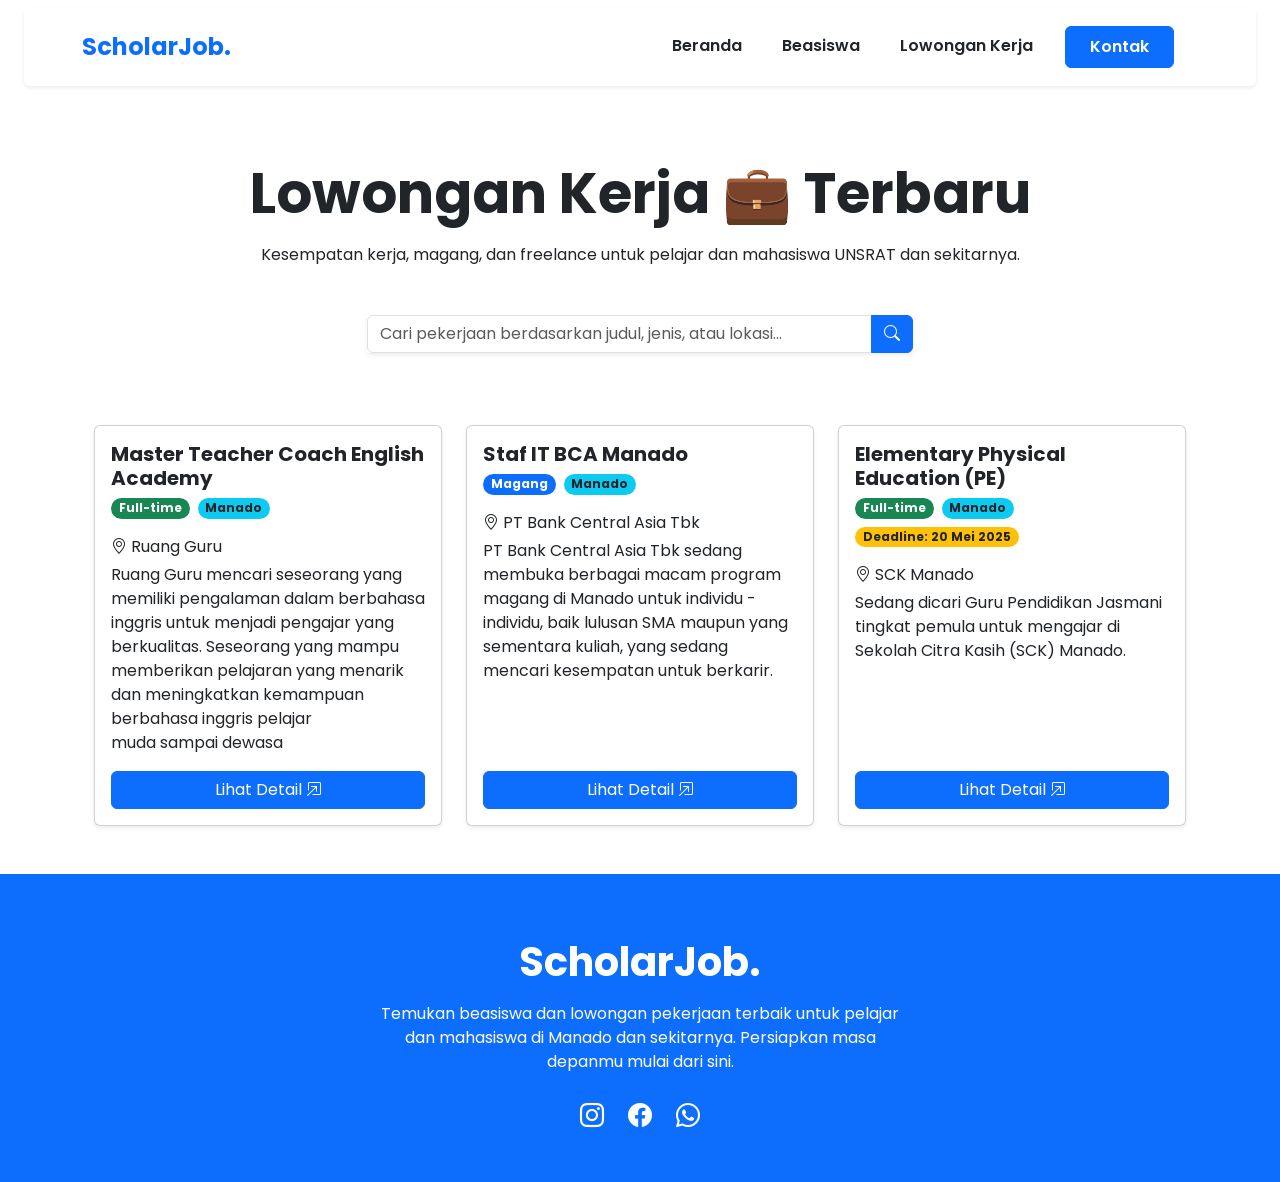
<file: job.html>
<!DOCTYPE html>
<html lang="id">
  <head>
    <meta charset="UTF-8" />
    <meta name="viewport" content="width=device-width, initial-scale=1.0" />
    <title>ScholarJob | Besiswa - Pekerjaan</title>

    <!-- Import Bootstrap CSS -->
    <link rel="stylesheet" href="css/bootstrap.min.css" />
    <link rel="stylesheet" href="css/style.css" />
    <link
      href="https://fonts.googleapis.com/css2?family=Poppins:wght@300;400;500;600;700&display=swap"
      rel="stylesheet"
    />
    <link
      href="https://cdn.jsdelivr.net/npm/bootstrap-icons@1.10.5/font/bootstrap-icons.css"
      rel="stylesheet"
    />

    <style>
      body {
        font-family: "Poppins", sans-serif;
      }
    </style>
  </head>
  <body>
    <!-- Navbar -->
    <nav
      class="navbar navbar-expand-md navbar-light bg-white shadow-sm fixed-top mx-3 mx-md-4 rounded mt-2 py-3"
    >
      <div class="container">
        <a
          class="navbar-brand fw-bold fs-4 text-primary hover-black"
          href="./index.html#home"
          >ScholarJob.</a
        >
        <button
          class="navbar-toggler"
          type="button"
          data-bs-toggle="collapse"
          data-bs-target="#navbarNav"
          aria-controls="navbarNav"
          aria-expanded="false"
          aria-label="Toggle navigation"
        >
          ☰
        </button>
        <div
          class="collapse navbar-collapse justify-content-md-end justify-content-center"
          id="navbarNav"
        >
          <ul class="navbar-nav">
            <li class="nav-item me-md-4">
              <a
                class="nav-link fw-semibold text-dark text-center hover-blue"
                href="./index.html#home"
                >Beranda</a
              >
            </li>
            <li class="nav-item me-md-4">
              <a
                class="nav-link fw-semibold text-dark text-center hover-blue"
                href="./index.html#beasiswa"
                >Beasiswa</a
              >
            </li>
            <li class="nav-item me-md-4">
              <a
                class="nav-link fw-semibold text-dark text-center hover-blue"
                href="./index.html#lowongan"
                >Lowongan Kerja</a
              >
            </li>
            <li class="nav-item align-self-center me-md-4">
              <a
                class="btn btn-primary fw-semibold px-4 py-2 hover-btn"
                href="./index.html#kontak"
                >Kontak</a
              >
            </li>
          </ul>
        </div>
      </div>
    </nav>

    <!-- LOWONGAN KERJA -->
    <div class="container top-spacing-md mb-5">
      <h2 class="display-4 fw-bold text-center mb-3">
        Lowongan Kerja 💼 Terbaru
      </h2>
      <p class="text-center mb-5">
        Kesempatan kerja, magang, dan freelance untuk pelajar dan mahasiswa
        UNSRAT dan sekitarnya.
      </p>

      <div class="row justify-content-center mb-4">
        <div class="col-md-8 col-lg-6">
          <div class="input-group shadow-sm">
            <input
              type="text"
              class="form-control"
              placeholder="Cari pekerjaan berdasarkan judul, jenis, atau lokasi..."
              aria-label="Cari pekerjaan"
            />
            <button class="btn btn-primary" type="button">
              <i class="bi bi-search"></i>
            </button>
          </div>
        </div>

      <div class="row g-4 pt-4">
        <!-- Card 1 -->
        <div class="col-md-6 col-lg-4">
          <div class="card h-100 shadow-sm">
            <div class="card-body d-flex flex-column">
              <h5 class="card-title fw-bold">
                Master Teacher Coach English Academy
              </h5>
              <div class="d-flex flex-wrap align-items-center gap-2 mb-3">
                <span class="badge bg-success rounded-4">Full-time</span>
                <span class="badge bg-info text-dark rounded-4">Manado</span>
              </div>
              <p class="mb-1"><i class="bi bi-geo-alt"></i> Ruang Guru</p>
              <p class="card-text flex-grow-1">
                Ruang Guru mencari seseorang yang memiliki pengalaman dalam
                berbahasa inggris untuk menjadi pengajar yang berkualitas.
                Seseorang yang mampu memberikan pelajaran yang menarik dan
                meningkatkan kemampuan berbahasa inggris pelajar
                muda sampai dewasa
              </p>
              <a
                href="https://id.linkedin.com/jobs/view/master-teacher-coach-english-academy-manado-at-ruangguru-for-business-4205031284?utm_campaign=google_jobs_apply&utm_source=google_jobs_apply&utm_medium=organic"
                class="btn btn-primary mt-auto"
                target="_blank"
              >
                Lihat Detail <i class="bi bi-box-arrow-in-up-right"></i>
              </a>
            </div>
          </div>
        </div>

        <!-- Card 2 -->
        <div class="col-md-6 col-lg-4">
          <div class="card h-100 shadow-sm">
            <div class="card-body d-flex flex-column">
              <h5 class="card-title fw-bold">Staf IT BCA Manado</h5>
              <div class="d-flex flex-wrap align-items-center gap-2 mb-3">
                <span class="badge bg-primary rounded-4">Magang</span>
                <span class="badge bg-info text-dark rounded-4">Manado</span>
              </div>
              <p class="mb-1">
                <i class="bi bi-geo-alt"></i> PT Bank Central Asia Tbk
              </p>
              <p class="card-text flex-grow-1">
                PT Bank Central Asia Tbk sedang membuka berbagai macam program
                magang di Manado untuk individu - individu, baik lulusan SMA
                maupun yang sementara kuliah, yang sedang mencari kesempatan
                untuk berkarir.
              </p>
              <a
                href="https://my.indonesia-career.com/job/pt-bank-central-asia-tbk-manado-sulawesi-utara-2-lowongan-kerja-frontliner-video-banking-bank-bca-tbk-manado-sulawesi-utara/?utm_campaign=google_jobs_apply&utm_source=google_jobs_apply&utm_medium=organic"
                class="btn btn-primary mt-auto"
                target="_blank"
              >
                Lihat Detail <i class="bi bi-box-arrow-in-up-right"></i>
              </a>
            </div>
          </div>
        </div>
      

        <!-- Card 3 -->
        <div class="col-md-6 col-lg-4">
          <div class="card h-100 shadow-sm">
            <div class="card-body d-flex flex-column">
              <h5 class="card-title fw-bold">
                Elementary Physical Education (PE)
              </h5>
              <div class="d-flex flex-wrap align-items-center gap-2 mb-3">
                <span class="badge bg-success rounded-4">Full-time</span>
                <span class="badge bg-info text-dark rounded-4">Manado</span>
                <span class="badge bg-warning text-dark rounded-4"
                  >Deadline: 20 Mei 2025</span
                >
              </div>
              <p class="mb-1"><i class="bi bi-geo-alt"></i> SCK Manado</p>
              <p class="card-text flex-grow-1">
                Sedang dicari Guru Pendidikan Jasmani tingkat pemula untuk
                mengajar di Sekolah Citra Kasih (SCK) Manado.
              </p>
              <a
                href="https://id.linkedin.com/jobs/view/elementary-physical-education-pe-sck-manado-at-sekolah-cikal-4200323361?utm_campaign=google_jobs_apply&utm_source=google_jobs_apply&utm_medium=organic"
                class="btn btn-primary mt-auto"
                target="_blank"
              >
                Lihat Detail <i class="bi bi-box-arrow-in-up-right"></i>
              </a>
            </div>
          </div>
        </div>
      </div>
    </div>
    </div>

    <!-- Footer -->
    <footer class="text-center text-white py-5 bg-primary">
      <div class="container pt-3">
        <!-- Judul -->
        <h4 class="fw-bold mb-3 fs-1">ScholarJob.</h4>

        <!-- Tagline -->
        <div class="container" style="max-width: 600px">
          <p class="mb-4 px-3">
            Temukan beasiswa dan lowongan pekerjaan terbaik untuk pelajar dan
            mahasiswa di Manado dan sekitarnya. Persiapkan masa depanmu mulai
            dari sini.
          </p>
        </div>

        <!-- Ikon Media Sosial -->
        <div class="d-flex justify-content-center gap-4 fs-4">
          <a href="#" class="text-white" aria-label="Instagram">
            <i class="bi bi-instagram"></i>
          </a>
          <a href="#" class="text-white" aria-label="Facebook">
            <i class="bi bi-facebook"></i>
          </a>
          <a href="#" class="text-white" aria-label="WhatsApp">
            <i class="bi bi-whatsapp"></i>
          </a>
        </div>
      </div>
    </footer>

    <!-- Import Bootstrap JS -->
    <script src="js/bootstrap.bundle.min.js"></script>
    <script src="js/script.js"></script>
  </body>
</html>
</file>
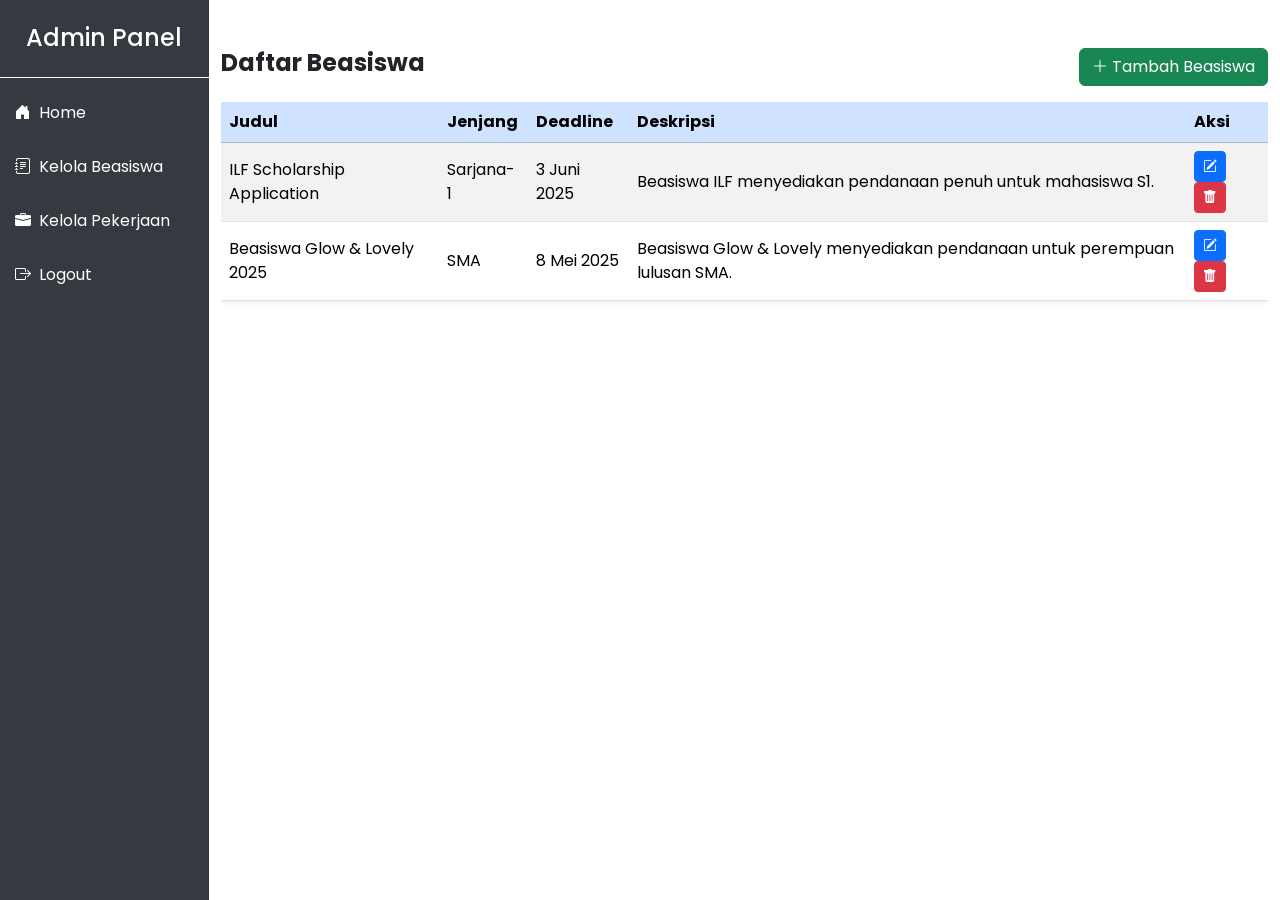
<file: dashboard/beasiswa.html>
<!DOCTYPE html>
<html lang="id">
<head>
  <meta charset="UTF-8" />
  <meta name="viewport" content="width=device-width, initial-scale=1" />
  <title>Dashboard Admin</title>
  <link href="https://cdn.jsdelivr.net/npm/bootstrap@5.3.2/dist/css/bootstrap.min.css" rel="stylesheet" />
  <link rel="stylesheet" href="https://cdn.jsdelivr.net/npm/bootstrap-icons@1.10.5/font/bootstrap-icons.css">
  <link
  href="https://fonts.googleapis.com/css2?family=Poppins:wght@300;400;500;600;700&display=swap"
  rel="stylesheet"
/>
  <link rel="stylesheet" href="./style/styele.css">
  <style>
    body {
      font-family: "Poppins", sans-serif;
    }
  </style>
</head>
<body>

  <!-- Sidebar -->
  <div class="sidebar d-flex flex-column">
    <h4 class="text-white text-center py-4 border-bottom border-light ">Admin Panel</h4>
    <a href="dashboard.html"><i class="bi bi-house-door-fill me-2"></i>Home</a>
    <a href="#"><i class="bi bi-journal-text me-2"></i>Kelola Beasiswa</a>
    <a href="pekerjaan.html"><i class="bi bi-briefcase-fill me-2"></i>Kelola Pekerjaan</a>
    <a href="login.html"><i class="bi bi-box-arrow-right me-2"></i>Logout</a>
  </div>

  <section class="container mt-5 ">
    <div class="d-flex justify-content-between align-items-center mb-3">
      <h4 class="fw-bold">Daftar Beasiswa</h4>
      <a href="#" class="btn btn-success" data-bs-toggle="modal" data-bs-target="#tambahBeasiswaModal">
        <i class="bi bi-plus-lg"></i> Tambah Beasiswa
      </a>      
    </div>
  
    <div class="table-responsive">
      <table class="table table-striped align-middle shadow-sm">
        <thead class="table-primary">
          <tr>
            <th>Judul</th>
            <th>Jenjang</th>
            <th>Deadline</th>
            <th>Deskripsi</th>
            <th>Aksi</th>
          </tr>
        </thead>
        <tbody>
          <tr>
            <td>ILF Scholarship Application</td>
            <td>Sarjana-1</td>
            <td>3 Juni 2025</td>
            <td>Beasiswa ILF menyediakan pendanaan penuh untuk mahasiswa S1.</td>
            <td>
              <a href="#" class="btn btn-sm btn-primary me-1">
                <i class="bi bi-pencil-square"></i>
              </a>
              <button class="btn btn-sm btn-danger">
                <i class="bi bi-trash-fill"></i>
              </button>
            </td>
          </tr>
          <tr>
            <td>Beasiswa Glow & Lovely 2025</td>
            <td>SMA</td>
            <td>8 Mei 2025</td>
            <td>Beasiswa Glow & Lovely menyediakan pendanaan untuk perempuan lulusan SMA.</td>
            <td>
              <a href="#" class="btn btn-sm btn-primary me-1">
                <i class="bi bi-pencil-square"></i>
              </a>
              <button class="btn btn-sm btn-danger">
                <i class="bi bi-trash-fill"></i>
              </button>
            </td>
          </tr>
          <!-- Tambahkan baris lainnya di sini -->
        </tbody>
      </table>
    </div>
  </section>

  <!-- Modal Tambah Beasiswa -->
<div class="modal fade" id="tambahBeasiswaModal" tabindex="-1" aria-labelledby="tambahBeasiswaLabel" aria-hidden="true">
  <div class="modal-dialog modal-lg">
    <div class="modal-content">
      <form>
        <div class="modal-header">
          <h5 class="modal-title" id="tambahBeasiswaLabel">Tambah Beasiswa Baru</h5>
          <button type="button" class="btn-close" data-bs-dismiss="modal" aria-label="Tutup"></button>
        </div>
        <div class="modal-body">
          <div class="mb-3">
            <label for="judulBeasiswa" class="form-label">Judul Beasiswa</label>
            <input type="text" class="form-control" id="judulBeasiswa" required>
          </div>
          <div class="mb-3">
            <label for="jenjangBeasiswa" class="form-label">Jenjang</label>
            <select class="form-select" id="jenjangBeasiswa" required>
              <option value="">Pilih jenjang</option>
              <option value="D3">D3</option>
              <option value="S1">Sarjana-1</option>
              <option value="S2">Magister</option>
              <option value="S3">Doktor</option>
            </select>
          </div>
          <div class="mb-3">
            <label for="deadlineBeasiswa" class="form-label">Deadline</label>
            <input type="date" class="form-control" id="deadlineBeasiswa" required>
          </div>
          <div class="mb-3">
            <label for="deskripsiBeasiswa" class="form-label">Deskripsi</label>
            <textarea class="form-control" id="deskripsiBeasiswa" rows="3" required></textarea>
          </div>
          <div class="mb-3">
            <label for="linkBeasiswa" class="form-label">Link Selengkapnya</label>
            <input type="url" class="form-control" id="linkBeasiswa" placeholder="https://contoh.com">
          </div>
        </div>
        <div class="modal-footer">
          <button type="button" class="btn btn-secondary" data-bs-dismiss="modal">Batal</button>
          <button type="submit" class="btn btn-primary">Simpan</button>
        </div>
      </form>
    </div>
  </div>
</div>

  
  

  <script src="https://cdn.jsdelivr.net/npm/bootstrap@5.3.2/dist/js/bootstrap.bundle.min.js"></script>
</body>
</html>
</file>
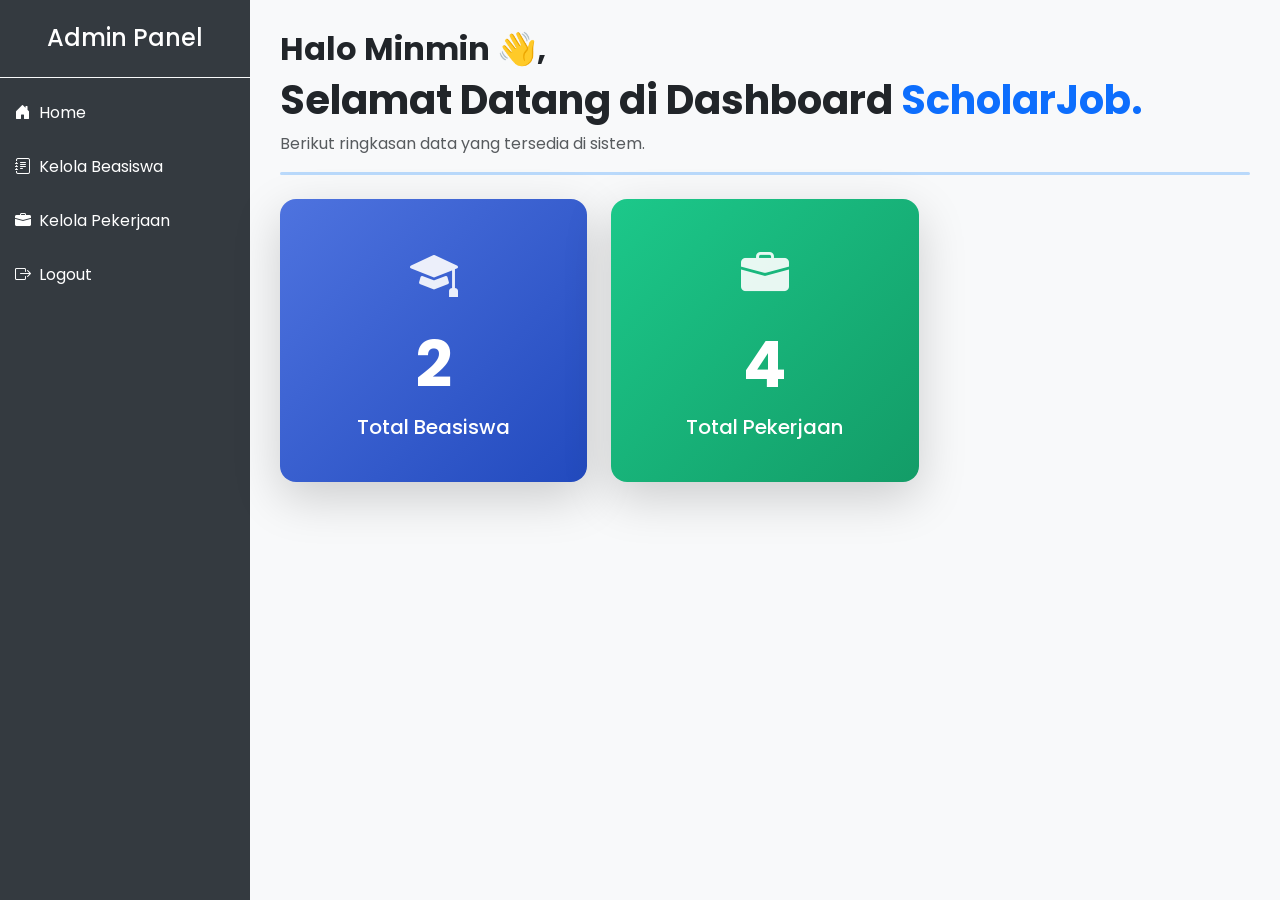
<file: dashboard/dashboard.html>
<!DOCTYPE html>
<html lang="id">
<head>
  <meta charset="UTF-8" />
  <meta name="viewport" content="width=device-width, initial-scale=1" />
  <title>Dashboard Admin</title>
  <link href="https://cdn.jsdelivr.net/npm/bootstrap@5.3.2/dist/css/bootstrap.min.css" rel="stylesheet" />
  <link rel="stylesheet" href="https://cdn.jsdelivr.net/npm/bootstrap-icons@1.10.5/font/bootstrap-icons.css">
  <link
  href="https://fonts.googleapis.com/css2?family=Poppins:wght@300;400;500;600;700&display=swap"
  rel="stylesheet"
/>
  <link rel="stylesheet" href="./style/styele.css">
  <style>
    body {
      font-family: "Poppins", sans-serif;
    }
  </style>
</head>
<body>

  <!-- Sidebar -->
  <div class="sidebar d-flex flex-column">
    <h4 class="text-white text-center py-4 border-bottom border-light ">Admin Panel</h4>
    <a href="#"><i class="bi bi-house-door-fill me-2"></i>Home</a>
    <a href="beasiswa.html"><i class="bi bi-journal-text me-2"></i>Kelola Beasiswa</a>
    <a href="pekerjaan.html"><i class="bi bi-briefcase-fill me-2"></i>Kelola Pekerjaan</a>
    <a href="login.html"><i class="bi bi-box-arrow-right me-2"></i>Logout</a>
  </div>

  <!-- Main Content -->
  <div class="content">
    <h2 class="fw-bold fs-2">Halo Minmin 👋,</h2>
    <h2 class="fw-bold fs-1">Selamat Datang di Dashboard <span class="text-primary">ScholarJob.</span></h2>
    <p class="text-muted">Berikut ringkasan data yang tersedia di sistem.</p>
<hr class="mb-4 mt-2" style="border-top: 3px solid #007bff; width: full; border-radius: 5px;">


    <div class="row g-4 ">
        <!-- Card Beasiswa -->
        <div class="col-md-6 col-lg-4">
          <div class="card h-100 text-white p-4 border-0 shadow-lg rounded-4" style="background: linear-gradient(135deg, #4e73df, #224abe); transition: transform 0.3s ease;">
            <div class="card-body text-center">
              <div class="mb-3">
                <i class="bi bi-mortarboard-fill" style="font-size: 3rem; opacity: 0.9;"></i>
              </div>
              <h1 class="fw-bold display-3 mb-0">2</h1>
              <p class="fw-medium mt-2 mb-0 fs-5">Total Beasiswa</p>
            </div>
          </div>
        </div>
      
        <!-- Card Pekerjaan -->
        <div class="col-md-6 col-lg-4">
          <div class="card h-100 text-white p-4 border-0 shadow-lg rounded-4" style="background: linear-gradient(135deg, #1cc88a, #139c67); transition: transform 0.3s ease;">
            <div class="card-body text-center">
              <div class="mb-3">
                <i class="bi bi-briefcase-fill" style="font-size: 3rem; opacity: 0.9;"></i>
              </div>
              <h1 class="fw-bold display-3 mb-0">4</h1>
              <p class="fw-medium mt-2 mb-0 fs-5">Total Pekerjaan</p>
            </div>
          </div>
        </div>
      </div>
      

  </div>
  

  <script src="https://cdn.jsdelivr.net/npm/bootstrap@5.3.2/dist/js/bootstrap.bundle.min.js"></script>
</body>
</html>
</file>
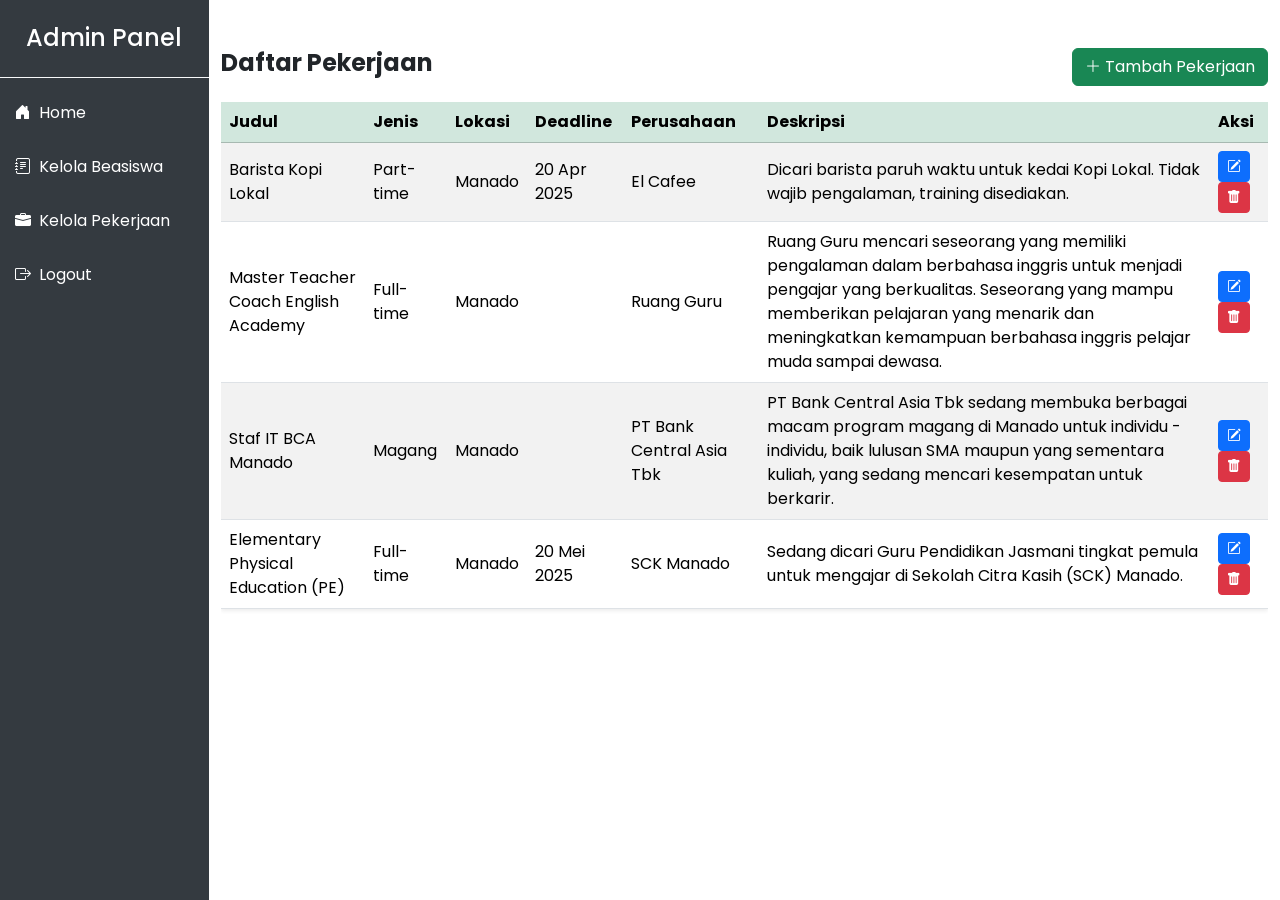
<file: dashboard/pekerjaan.html>
<!DOCTYPE html>
<html lang="id">
  <head>
    <meta charset="UTF-8" />
    <meta name="viewport" content="width=device-width, initial-scale=1" />
    <title>Dashboard Admin</title>
    <link
      href="https://cdn.jsdelivr.net/npm/bootstrap@5.3.2/dist/css/bootstrap.min.css"
      rel="stylesheet"
    />
    <link
      rel="stylesheet"
      href="https://cdn.jsdelivr.net/npm/bootstrap-icons@1.10.5/font/bootstrap-icons.css"
    />
    <link
      href="https://fonts.googleapis.com/css2?family=Poppins:wght@300;400;500;600;700&display=swap"
      rel="stylesheet"
    />
    <link rel="stylesheet" href="./style/styele.css" />
    <style>
      body {
        font-family: "Poppins", sans-serif;
      }
    </style>
  </head>
  <body>
    <!-- Sidebar -->
    <div class="sidebar d-flex flex-column">
      <h4 class="text-white text-center py-4 border-bottom border-light">
        Admin Panel
      </h4>
      <a href="dashboard.html"
        ><i class="bi bi-house-door-fill me-2"></i>Home</a
      >
      <a href="beasiswa.html"
        ><i class="bi bi-journal-text me-2"></i>Kelola Beasiswa</a
      >
      <a href="#"><i class="bi bi-briefcase-fill me-2"></i>Kelola Pekerjaan</a>
      <a href="login.html"><i class="bi bi-box-arrow-right me-2"></i>Logout</a>
    </div>

    <section class="container mt-5">
      <div class="d-flex justify-content-between align-items-center mb-3">
        <h4 class="fw-bold">Daftar Pekerjaan</h4>
        <a
          href="#"
          class="btn btn-success"
          data-bs-toggle="modal"
          data-bs-target="#tambahPekerjaanModal"
        >
          <i class="bi bi-plus-lg"></i> Tambah Pekerjaan
        </a>
      </div>

      <div class="table-responsive">
        <table class="table table-striped align-middle shadow-sm">
          <thead class="table-success">
            <tr>
              <th>Judul</th>
              <th>Jenis</th>
              <th>Lokasi</th>
              <th>Deadline</th>
              <th>Perusahaan</th>
              <th>Deskripsi</th>
              <th>Aksi</th>
            </tr>
          </thead>
          <tbody>
            <tr>
              <td>Barista Kopi Lokal</td>
              <td>Part-time</td>
              <td>Manado</td>
              <td>20 Apr 2025</td>
              <td>El Cafee</td>
              <td>
                Dicari barista paruh waktu untuk kedai Kopi Lokal. Tidak wajib
                pengalaman, training disediakan.
              </td>
              <td>
                <a href="#" class="btn btn-sm btn-primary me-1">
                  <i class="bi bi-pencil-square"></i>
                </a>
                <button class="btn btn-sm btn-danger">
                  <i class="bi bi-trash-fill"></i>
                </button>
              </td>
            </tr>
            <tr>
              <td>Master Teacher Coach English Academy</td>
              <td>Full-time</td>
              <td>Manado</td>
              <td></td>
              <td>Ruang Guru</td>
              <td>
                Ruang Guru mencari seseorang yang memiliki pengalaman dalam berbahasa inggris untuk menjadi pengajar yang berkualitas. 
                Seseorang yang mampu memberikan pelajaran yang menarik dan meningkatkan kemampuan berbahasa inggris pelajar muda sampai dewasa.
              </td>
              <td>
                <a href="#" class="btn btn-sm btn-primary me-1">
                  <i class="bi bi-pencil-square"></i>
                </a>
                <button class="btn btn-sm btn-danger">
                  <i class="bi bi-trash-fill"></i>
                </button>
              </td>
            </tr>
              <tr>
                <td>Staf IT BCA Manado</td>
                <td>Magang</td>
                <td>Manado</td>
                <td></td>
                <td>PT Bank Central Asia Tbk</td>
                <td>
                  PT Bank Central Asia Tbk sedang membuka berbagai macam program magang di Manado untuk individu - individu, 
                  baik lulusan SMA maupun yang sementara kuliah, yang sedang mencari kesempatan untuk berkarir.
                </td>
                <td>
                  <a href="#" class="btn btn-sm btn-primary me-1">
                    <i class="bi bi-pencil-square"></i>
                  </a>
                  <button class="btn btn-sm btn-danger">
                    <i class="bi bi-trash-fill"></i>
                  </button>
                </td>
              </tr>
                <tr>
                  <td>Elementary Physical Education (PE)</td>
                  <td>Full-time</td>
                  <td>Manado</td>
                  <td>20 Mei 2025</td>
                  <td>SCK Manado</td>
                  <td>
                    Sedang dicari Guru Pendidikan Jasmani tingkat pemula 
                    untuk mengajar di Sekolah Citra Kasih (SCK) Manado.
                  </td>
                  <td>
                    <a href="#" class="btn btn-sm btn-primary me-1">
                      <i class="bi bi-pencil-square"></i>
                    </a>
                    <button class="btn btn-sm btn-danger">
                      <i class="bi bi-trash-fill"></i>
                    </button>
                  </td>
                </tr>
            <!-- Tambahkan baris lainnya di sini -->
          </tbody>
        </table>
      </div>
    </section>

    <!-- Modal Tambah Pekerjaan -->
    <div
      class="modal fade"
      id="tambahPekerjaanModal"
      tabindex="-1"
      aria-labelledby="tambahPekerjaanModalLabel"
      aria-hidden="true"
    >
      <div class="modal-dialog modal-lg">
        <div class="modal-content shadow">
          <div class="modal-header bg-success text-white">
            <h5 class="modal-title fw-bold" id="tambahPekerjaanModalLabel">
              Tambah Pekerjaan Baru
            </h5>
            <button
              type="button"
              class="btn-close btn-close-white"
              data-bs-dismiss="modal"
              aria-label="Tutup"
            ></button>
          </div>
          <form>
            <div class="modal-body">
              <div class="mb-3">
                <label for="judulPekerjaan" class="form-label"
                  >Judul Pekerjaan</label
                >
                <input
                  type="text"
                  class="form-control"
                  id="judulPekerjaan"
                  required
                />
              </div>
              <div class="mb-3">
                <label for="jenisPekerjaan" class="form-label">Jenis</label>
                <select class="form-select" id="jenisPekerjaan" required>
                  <option selected disabled value="">Pilih jenis</option>
                  <option value="Full-time">Full-time</option>
                  <option value="Part-time">Part-time</option>
                  <option value="Freelance">Freelance</option>
                  <option value="Magang">Magang</option>
                </select>
              </div>
              <div class="mb-3">
                <label for="lokasiPekerjaan" class="form-label">Lokasi</label>
                <input
                  type="text"
                  class="form-control"
                  id="lokasiPekerjaan"
                  required
                />
              </div>
              <div class="mb-3">
                <label for="deadlinePekerjaan" class="form-label"
                  >Deadline</label
                >
                <input
                  type="date"
                  class="form-control"
                  id="deadlinePekerjaan"
                  required
                />
              </div>
              <div class="mb-3">
                <label for="perusahaanPekerjaan" class="form-label"
                  >Perusahaan</label
                >
                <input
                  type="text"
                  class="form-control"
                  id="perusahaanPekerjaan"
                  required
                />
              </div>
              <div class="mb-3">
                <label for="deskripsiPekerjaan" class="form-label"
                  >Deskripsi</label
                >
                <textarea
                  class="form-control"
                  id="deskripsiPekerjaan"
                  rows="4"
                  required
                ></textarea>
              </div>
            </div>
            <div class="modal-footer">
              <button
                type="button"
                class="btn btn-secondary"
                data-bs-dismiss="modal"
              >
                Batal
              </button>
              <button type="submit" class="btn btn-success">Simpan</button>
            </div>
          </form>
        </div>
      </div>
    </div>

    <script src="https://cdn.jsdelivr.net/npm/bootstrap@5.3.2/dist/js/bootstrap.bundle.min.js"></script>
  </body>
</html>
</file>
<file: css/style.css>
html {
  scroll-behavior: smooth;
}

.bg-gray{
  background-color: #edf0f3fa !important;
}

.hover-btn:hover {
  background-color: white;
  color: #0d6efd;
  border: 2px solid #0d6efd;
}

.hover-btn-white:hover{
  background-color: #0d6efd;
  color: white !important;
  border: 2px solid white;
}

.hover-blue:hover{
  color: #0d6efd !important;
}

.hover-black:hover{
  color: #111111 !important;
}

.hover-border-blue:hover{
  border-color:  #0d6efd !important;
}

.hover-bg-blue:hover {
  background-color: #0d6efd !important;
  color: white !important; /* opsional, agar teks tetap terbaca */
}

.overlay-dark {
  background-color: rgba(0, 0, 0, 0.7);
}

.fluid-text {
  font-size: clamp(0.9rem, 2.5vw, 1.25rem);
}

.top-spacing-md {
  margin-top: 7rem;
}

@media (min-width: 769px) {
  .top-spacing-md {
    margin-top: 10rem;
  }
}
.login-card {
  background: white;
  padding: 40px 30px;
  border-radius: 10px;
  box-shadow: 0 10px 30px rgba(0,0,0,0.1);
  width: 100%;
  max-width: 400px;
}
</file>
<file: dashboard/style/styele.css>
body {
    min-height: 100vh;
    display: flex;
  }
  .sidebar {
    width: 250px;
    background-color: #343a40;
  }
  .sidebar a {
    color: white;
    padding: 15px;
    display: block;
    text-decoration: none;
  }
  .sidebar a:hover {
    background-color: #495057;
  }
  .content {
    flex-grow: 1;
    padding: 30px;
    background-color: #f8f9fa;
  }
  .summary-card {
    border-radius: 1rem;
    transition: all 0.3s ease-in-out;
  }
  .summary-card:hover {
    transform: translateY(-5px);
    box-shadow: 0 8px 20px rgba(0,0,0,0.1);
  }
  .icon-circle {
    width: 60px;
    height: 60px;
    border-radius: 50%;
    display: flex;
    align-items: center;
    justify-content: center;
    font-size: 24px;
    color: white;
  }
  .bg-soft-primary {
    background-color: rgba(13, 110, 253, 0.1);
  }
  .bg-soft-success {
    background-color: rgba(25, 135, 84, 0.1);
  }
  .login-card {
    background: white;
    padding: 40px 30px;
    border-radius: 10px;
    box-shadow: 0 10px 30px rgba(0,0,0,0.1);
    width: 100%;
    max-width: 400px;
  }
</file>
